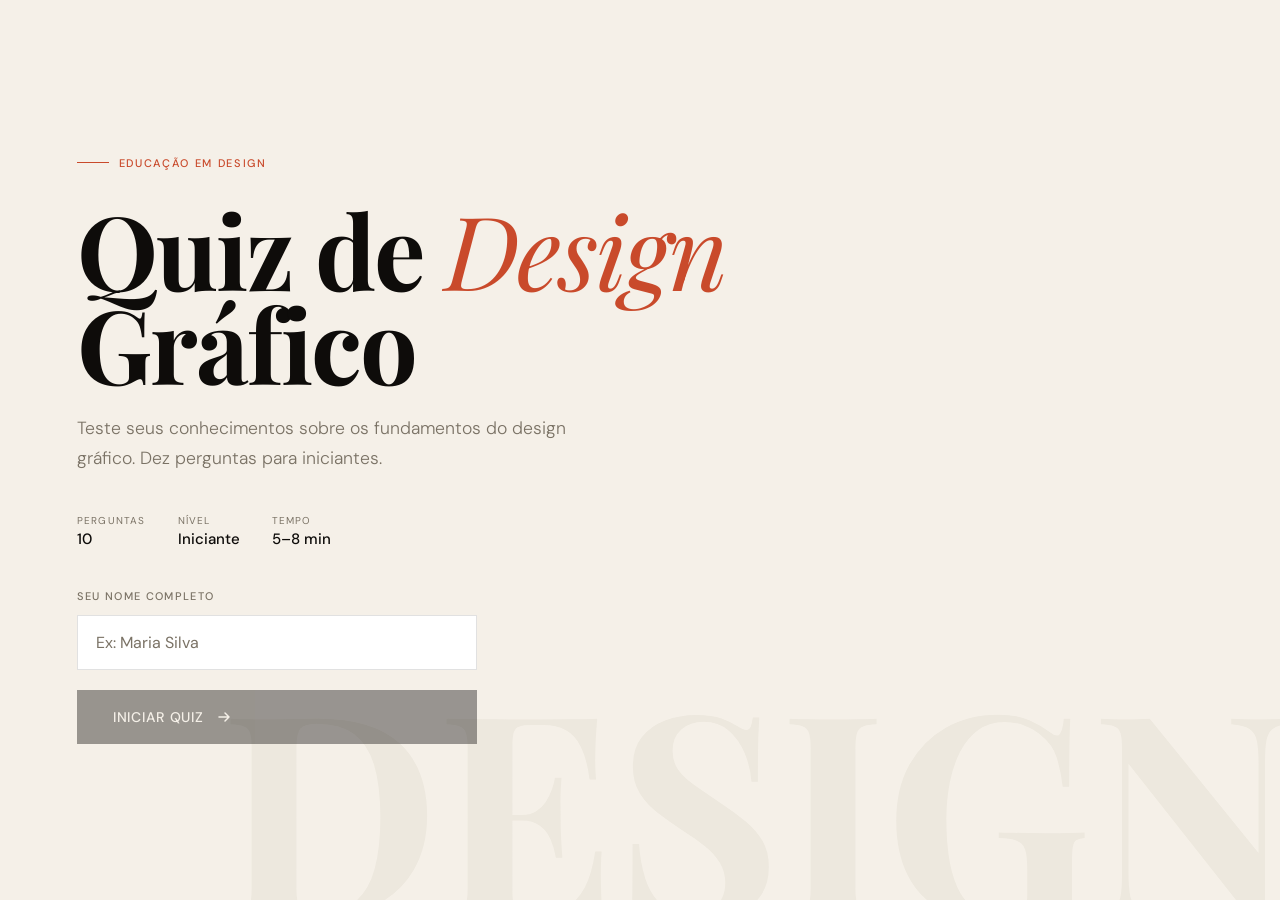
<file: quiz.html>
<!DOCTYPE html>
<html lang="pt-BR">
<head>
<meta charset="UTF-8">
<meta name="viewport" content="width=device-width, initial-scale=1.0">
<title>Quiz de Design Gráfico</title>
<link rel="preconnect" href="https://fonts.googleapis.com">
<link rel="preconnect" href="https://fonts.gstatic.com" crossorigin>
<link href="https://fonts.googleapis.com/css2?family=Playfair+Display:ital,wght@0,700;1,400&family=DM+Sans:wght@300;400;500&display=swap" rel="stylesheet">
<style>
  *, *::before, *::after { box-sizing: border-box; margin: 0; padding: 0; }
  :root {
    --ink: #0e0c0a;
    --paper: #f5f0e8;
    --cream: #ede8de;
    --accent: #c94a2b;
    --gold: #b8941f;
    --correct: #2a6b41;
    --correct-bg: #e6f2eb;
    --wrong: #b03020;
    --wrong-bg: #faeae7;
    --muted: #7a7265;
    --border: rgba(14,12,10,0.12);
    --serif: 'Playfair Display', Georgia, serif;
    --sans: 'DM Sans', sans-serif;
  }
  html { scroll-behavior: smooth; }
  body { font-family: var(--sans); background: var(--paper); color: var(--ink); min-height: 100vh; overflow-x: hidden; }

  /* NOME */
  .name-screen {
    min-height: 100vh;
    display: flex;
    flex-direction: column;
    justify-content: center;
    padding: clamp(2rem,6vw,5rem);
    position: relative;
    overflow: hidden;
  }
  .name-screen::before {
    content: 'DESIGN';
    position: absolute; right: -0.05em; bottom: -0.15em;
    font-family: var(--serif); font-size: clamp(8rem,22vw,22rem);
    font-weight: 700; color: var(--cream); line-height: 1;
    pointer-events: none; user-select: none;
  }
  .eyebrow {
    display: inline-flex; align-items: center; gap: 10px;
    font-size: 11px; font-weight: 500; letter-spacing: .15em;
    text-transform: uppercase; color: var(--accent); margin-bottom: 2rem;
  }
  .eyebrow::before { content:''; display:block; width:32px; height:1px; background:var(--accent); }
  .name-screen h1 {
    font-family: var(--serif); font-size: clamp(3rem,8vw,7rem);
    font-weight: 700; line-height: .92; letter-spacing: -.02em;
    margin-bottom: 1.5rem; max-width: 12ch;
  }
  .name-screen h1 em { font-style: italic; font-weight: 400; color: var(--accent); }
  .name-desc { font-size: clamp(1rem,1.5vw,1.1rem); color: var(--muted); max-width: 42ch; font-weight: 300; margin-bottom: 2.5rem; line-height: 1.7; }
  .name-form { display: flex; flex-direction: column; gap: 12px; max-width: 400px; position: relative; z-index: 1; }
  .name-label { font-size: 11px; letter-spacing: .12em; text-transform: uppercase; color: var(--muted); font-weight: 500; }
  .name-input {
    padding: 16px 18px; border: 1px solid var(--border);
    background: white; font-family: var(--sans); font-size: 16px;
    color: var(--ink); outline: none; transition: border-color .15s;
  }
  .name-input:focus { border-color: var(--ink); }
  .name-input::placeholder { color: var(--muted); }
  .start-btn {
    display: inline-flex; align-items: center; gap: 12px;
    padding: 18px 36px; background: var(--ink); color: var(--paper);
    font-family: var(--sans); font-size: 14px; font-weight: 500;
    letter-spacing: .06em; text-transform: uppercase;
    border: none; cursor: pointer; transition: background .2s, transform .15s;
    margin-top: 8px;
  }
  .start-btn:hover { background: var(--accent); transform: translateY(-2px); }
  .start-btn:disabled { opacity: .4; cursor: default; transform: none; }
  .meta-row { display: flex; gap: 2rem; flex-wrap: wrap; margin-bottom: 2.5rem; }
  .meta-item { display: flex; flex-direction: column; gap: 2px; }
  .meta-label { font-size: 10px; letter-spacing: .12em; text-transform: uppercase; color: var(--muted); }
  .meta-value { font-size: 15px; font-weight: 500; }

  /* QUIZ */
  .quiz-wrap { max-width: 780px; margin: 0 auto; padding: clamp(2rem,5vw,5rem) clamp(1.5rem,4vw,3rem); display: none; }
  .progress-sticky {
    position: sticky; top: 0; z-index: 10;
    background: var(--paper); padding: 1.25rem 0;
    border-bottom: 1px solid var(--border); margin-bottom: 3rem;
  }
  .prog-header { display: flex; justify-content: space-between; align-items: baseline; margin-bottom: 10px; }
  .prog-label { font-size: 11px; letter-spacing: .12em; text-transform: uppercase; color: var(--muted); font-weight: 500; }
  .prog-frac { font-family: var(--serif); font-size: 18px; }
  .prog-bar { width: 100%; height: 2px; background: var(--cream); }
  .prog-fill { height: 2px; background: var(--accent); transition: width .5s cubic-bezier(.4,0,.2,1); }

  .q-block { animation: fadeUp .35s ease; }
  @keyframes fadeUp { from { opacity:0; transform:translateY(16px); } to { opacity:1; transform:translateY(0); } }
  .q-num { font-family: var(--serif); font-size: clamp(4rem,10vw,8rem); font-weight: 700; color: var(--cream); line-height: 1; margin-bottom: -1rem; user-select: none; }
  .q-text { font-family: var(--serif); font-size: clamp(1.3rem,2.8vw,1.9rem); font-weight: 700; line-height: 1.25; margin-bottom: 2rem; max-width: 30ch; }
  .options { display: flex; flex-direction: column; gap: 10px; margin-bottom: 2.5rem; }
  .opt-btn {
    display: grid; grid-template-columns: 44px 1fr;
    border: 1px solid var(--border); background: transparent;
    cursor: pointer; text-align: left; transition: all .15s; overflow: hidden;
  }
  .opt-btn:hover:not(:disabled) { border-color: var(--ink); background: var(--cream); }
  .opt-btn:disabled { cursor: default; }
  .opt-letter {
    display: flex; align-items: flex-start; justify-content: center;
    padding: 16px 0; font-family: var(--serif); font-size: 15px;
    font-weight: 700; color: var(--muted); border-right: 1px solid var(--border);
    min-height: 56px; transition: all .15s;
  }
  .opt-text { padding: 16px 20px; font-size: 15px; font-weight: 300; color: var(--ink); line-height: 1.5; }
  .opt-btn.correct { border-color: var(--correct); background: var(--correct-bg); }
  .opt-btn.correct .opt-letter { background: var(--correct); color: #fff; border-color: var(--correct); }
  .opt-btn.correct .opt-text { color: var(--correct); font-weight: 500; }
  .opt-btn.wrong { border-color: var(--wrong); background: var(--wrong-bg); }
  .opt-btn.wrong .opt-letter { background: var(--wrong); color: #fff; border-color: var(--wrong); }
  .opt-btn.wrong .opt-text { color: var(--wrong); font-weight: 500; }
  .opt-btn.dimmed { opacity: .35; }
  .feedback {
    border-left: 3px solid var(--correct); padding: 14px 18px;
    background: var(--correct-bg); font-size: 14px; color: var(--correct);
    line-height: 1.6; margin-bottom: 2rem; display: none;
  }
  .feedback.wrong-fb { border-color: var(--wrong); background: var(--wrong-bg); color: var(--wrong); }

  .nav-row { display: flex; justify-content: space-between; align-items: center; padding-top: 2rem; border-top: 1px solid var(--border); }
  .nav-btn {
    display: inline-flex; align-items: center; gap: 8px;
    padding: 12px 24px; background: transparent; border: 1px solid var(--border);
    font-family: var(--sans); font-size: 13px; font-weight: 500;
    letter-spacing: .06em; text-transform: uppercase; cursor: pointer;
    color: var(--ink); transition: all .15s;
  }
  .nav-btn:hover:not(:disabled) { background: var(--cream); border-color: var(--ink); }
  .nav-btn:disabled { opacity: .3; cursor: default; }
  .nav-btn.primary { background: var(--ink); color: var(--paper); border-color: var(--ink); }
  .nav-btn.primary:hover:not(:disabled) { background: var(--accent); border-color: var(--accent); }
  .dots { display: flex; gap: 6px; align-items: center; }
  .dot { width: 7px; height: 7px; border-radius: 50%; background: var(--cream); border: 1px solid var(--border); cursor: pointer; transition: all .15s; }
  .dot.answered { background: var(--ink); border-color: var(--ink); }
  .dot.active { transform: scale(1.4); }

  /* RESULTADO */
  .result-wrap { max-width: 780px; margin: 0 auto; padding: clamp(2rem,5vw,5rem) clamp(1.5rem,4vw,3rem); display: none; }
  .result-hero { border-bottom: 1px solid var(--border); padding-bottom: 3rem; margin-bottom: 3rem; }
  .result-eyebrow { font-size: 11px; letter-spacing: .15em; text-transform: uppercase; color: var(--accent); font-weight: 500; margin-bottom: 1.5rem; display: flex; align-items: center; gap: 10px; }
  .result-eyebrow::before { content:''; display:block; width:32px; height:1px; background:var(--accent); }
  .result-score { font-family: var(--serif); font-size: clamp(5rem,14vw,11rem); font-weight: 700; line-height: .9; letter-spacing: -.03em; margin-bottom: .75rem; }
  .result-score span { color: var(--accent); }
  .result-pct { font-size: 1.1rem; color: var(--muted); font-weight: 300; margin-bottom: 1rem; }
  .result-msg { font-family: var(--serif); font-size: clamp(1.1rem,2.2vw,1.4rem); font-style: italic; max-width: 40ch; line-height: 1.4; }
  .section-label { font-size: 11px; letter-spacing: .15em; text-transform: uppercase; color: var(--muted); margin-bottom: 1.25rem; font-weight: 500; }
  .answer-review { display: flex; flex-direction: column; gap: 16px; margin-bottom: 3rem; }
  .review-item { border: 1px solid var(--border); padding: 20px; }
  .review-item.hit { border-color: var(--correct); background: var(--correct-bg); }
  .review-item.miss { border-color: var(--wrong); background: var(--wrong-bg); }
  .review-header { display: flex; justify-content: space-between; align-items: flex-start; gap: 12px; margin-bottom: 10px; }
  .review-q { font-family: var(--serif); font-size: 15px; font-weight: 700; line-height: 1.3; flex: 1; }
  .review-badge { font-size: 11px; letter-spacing: .08em; text-transform: uppercase; padding: 4px 10px; font-weight: 500; white-space: nowrap; }
  .hit .review-badge { background: var(--correct); color: white; }
  .miss .review-badge { background: var(--wrong); color: white; }
  .review-answers { display: flex; flex-direction: column; gap: 4px; font-size: 13px; }
  .review-correct { color: var(--correct); font-weight: 500; }
  .review-wrong { color: var(--wrong); }
  .review-tip { font-size: 13px; margin-top: 10px; color: var(--muted); font-style: italic; line-height: 1.5; padding-top: 10px; border-top: 1px solid var(--border); }
  .restart-btn {
    display: inline-flex; align-items: center; gap: 10px;
    padding: 16px 32px; background: transparent; border: 1px solid var(--ink);
    font-family: var(--sans); font-size: 13px; font-weight: 500;
    letter-spacing: .08em; text-transform: uppercase; cursor: pointer;
    color: var(--ink); transition: all .2s; margin-top: 1rem;
  }
  .restart-btn:hover { background: var(--ink); color: var(--paper); }

  @media (max-width:600px) {
    .name-screen::before { font-size: 10rem; }
    .opt-btn { grid-template-columns: 38px 1fr; }
    .opt-text { padding: 14px 14px; font-size: 14px; }
    .nav-btn { padding: 10px 14px; font-size: 12px; }
    .dots { display: none; }
    .review-header { flex-direction: column; }
  }
</style>
</head>
<body>

<!-- TELA DE NOME -->
<section class="name-screen" id="name-screen">
  <div class="eyebrow">Educação em Design</div>
  <h1>Quiz de <em>Design</em> Gráfico</h1>
  <p class="name-desc">Teste seus conhecimentos sobre os fundamentos do design gráfico. Dez perguntas para iniciantes.</p>
  <div class="meta-row">
    <div class="meta-item"><span class="meta-label">Perguntas</span><span class="meta-value">10</span></div>
    <div class="meta-item"><span class="meta-label">Nível</span><span class="meta-value">Iniciante</span></div>
    <div class="meta-item"><span class="meta-label">Tempo</span><span class="meta-value">5–8 min</span></div>
  </div>
  <div class="name-form">
    <label class="name-label" for="student-name">Seu nome completo</label>
    <input class="name-input" type="text" id="student-name" placeholder="Ex: Maria Silva" autocomplete="name" oninput="checkName()">
    <button class="start-btn" id="start-btn" onclick="startQuiz()" disabled>
      Iniciar quiz
      <svg width="16" height="16" viewBox="0 0 16 16" fill="none"><path d="M3 8h10M9 4l4 4-4 4" stroke="currentColor" stroke-width="1.5" stroke-linecap="round" stroke-linejoin="round"/></svg>
    </button>
  </div>
</section>

<!-- QUIZ -->
<div class="quiz-wrap" id="quiz-wrap">
  <div class="progress-sticky">
    <div class="prog-header">
      <span class="prog-label">Progresso</span>
      <span class="prog-frac" id="prog-frac">1 / 10</span>
    </div>
    <div class="prog-bar"><div class="prog-fill" id="prog-fill" style="width:10%"></div></div>
  </div>
  <div id="q-container"></div>
  <div class="nav-row">
    <button class="nav-btn" id="btn-prev" onclick="navigate(-1)" disabled>
      <svg width="14" height="14" viewBox="0 0 16 16" fill="none"><path d="M13 8H3M7 12l-4-4 4-4" stroke="currentColor" stroke-width="1.5" stroke-linecap="round" stroke-linejoin="round"/></svg>
      Anterior
    </button>
    <div class="dots" id="dots"></div>
    <button class="nav-btn primary" id="btn-next" onclick="navigate(1)">
      Próxima
      <svg width="14" height="14" viewBox="0 0 16 16" fill="none"><path d="M3 8h10M9 4l4 4-4 4" stroke="currentColor" stroke-width="1.5" stroke-linecap="round" stroke-linejoin="round"/></svg>
    </button>
  </div>
</div>

<!-- RESULTADO PESSOAL -->
<div class="result-wrap" id="result-wrap">
  <div class="result-hero">
    <div class="result-eyebrow">Seu resultado</div>
    <div class="result-score" id="r-score">0<span>/10</span></div>
    <div class="result-pct" id="r-pct"></div>
    <div class="result-msg" id="r-msg"></div>
  </div>

  <div class="section-label" style="margin-bottom:1.5rem">Revisão das respostas</div>
  <div class="answer-review" id="answer-review"></div>

  <button class="restart-btn" onclick="restart()">
    <svg width="14" height="14" viewBox="0 0 16 16" fill="none"><path d="M2 8a6 6 0 1 0 1.5-3.9M2 4v4h4" stroke="currentColor" stroke-width="1.5" stroke-linecap="round" stroke-linejoin="round"/></svg>
    Tentar novamente
  </button>
</div>

<script>
const LETTERS = ['A','B','C','D'];
const STORAGE_KEY = 'quiz_design_results';

const Q = [
  { q:"O que é design gráfico?", opts:["A arte de programar sites e aplicativos","A prática de comunicar visualmente ideias usando imagens, cores e tipografia","O processo de fotografar produtos para publicidade","Uma técnica de impressão industrial em larga escala"], answer:1, tip:"Design gráfico é comunicação visual — unir elementos como imagens, cores e texto para transmitir uma mensagem de forma clara e eficaz." },
  { q:"Quais são as cores primárias no modelo de impressão (pigmento)?", opts:["Vermelho, verde e azul","Ciano, magenta e amarelo","Laranja, roxo e verde","Branco, preto e cinza"], answer:1, tip:"No modelo subtrativo (impressão), as cores primárias são ciano, magenta e amarelo — a base do sistema CMYK usado em impressoras." },
  { q:"O que é tipografia no design gráfico?", opts:["A técnica de criar fotografias artísticas","O estudo e uso de fontes e textos de forma visual e comunicativa","O processo de escolher paletas de cores para uma marca","A arte de desenhar ilustrações à mão livre"], answer:1, tip:"Tipografia é a seleção e o arranjo visual de fontes para tornar o texto legível, hierárquico e esteticamente agradável." },
  { q:"O que é 'espaço negativo' em composição visual?", opts:["Cores escuras usadas no fundo de uma peça gráfica","O espaço vazio ao redor e entre os elementos da composição","Um tipo de filtro fotográfico em preto e branco","A margem mínima exigida por gráficas para impressão"], answer:1, tip:"Espaço negativo é a área vazia ao redor dos elementos — essencial para respiração visual e equilíbrio na composição." },
  { q:"Qual formato de imagem suporta fundo transparente, ideal para logos?", opts:["JPG","BMP","PNG","TIFF"], answer:2, tip:"O PNG suporta transparência de fundo (canal alfa), sendo ideal para logos e ícones sobrepostos a diferentes fundos." },
  { q:"No Canva, o que é um 'template'?", opts:["Um banco de fontes gratuitas para download","Um modelo de design pré-criado que pode ser personalizado","Uma ferramenta para edição profissional de fotos","Um tipo de arquivo exportado em formato PDF"], answer:1, tip:"Templates são modelos prontos que servem como ponto de partida, facilitando a criação sem começar do zero." },
  { q:"Qual princípio diz que elementos relacionados devem ficar próximos?", opts:["Contraste","Repetição","Proximidade","Alinhamento"], answer:2, tip:"O princípio da proximidade afirma que elementos próximos são percebidos como relacionados, organizando visualmente as informações." },
  { q:"O que é identidade visual de uma marca?", opts:["O conjunto de elementos visuais (logo, cores, fontes) que identificam uma marca","O número de seguidores nas redes sociais de uma empresa","O catálogo completo de produtos vendidos por uma empresa","O histórico de campanhas publicitárias de uma marca"], answer:0, tip:"Identidade visual é o sistema gráfico que representa uma marca: logo, paleta de cores, tipografia e outros elementos visuais." },
  { q:"O que são cores análogas no círculo cromático?", opts:["Cores diretamente opostas no círculo cromático","Cores que ficam lado a lado no círculo cromático","As três cores primárias reunidas","Tons de cinza em diferentes intensidades"], answer:1, tip:"Cores análogas são vizinhas no círculo cromático (ex: azul, azul-verde e verde) e criam harmonia e coesão visual." },
  { q:"Qual é a função do 'alinhamento' como princípio de design?", opts:["Criar contraste entre elementos usando cores opostas","Repetir elementos visuais para criar ritmo na composição","Organizar elementos em relação a um eixo, criando ordem visual","Aumentar o tamanho dos elementos mais importantes"], answer:2, tip:"O alinhamento conecta os elementos a um eixo visual, criando ordem, limpeza e coesão — tornando o layout mais profissional." }
];

let studentName = '';
let current = 0;
let answers = new Array(10).fill(null);

function checkName() {
  const v = document.getElementById('student-name').value.trim();
  document.getElementById('start-btn').disabled = v.length < 2;
}

function startQuiz() {
  studentName = document.getElementById('student-name').value.trim();
  if (studentName.length < 2) return;
  document.getElementById('name-screen').style.display = 'none';
  document.getElementById('quiz-wrap').style.display = 'block';
  renderQ();
  window.scrollTo({ top: 0, behavior: 'smooth' });
}

function renderQ() {
  const q = Q[current];
  const ua = answers[current];
  const answered = ua !== null;

  document.getElementById('prog-frac').textContent = `${current + 1} / 10`;
  document.getElementById('prog-fill').style.width = `${((current + 1) / 10) * 100}%`;

  let html = `<div class="q-block">
    <div class="q-num">0${current + 1}</div>
    <div class="q-text">${q.q}</div>
    <div class="options">`;

  q.opts.forEach((opt, i) => {
    let cls = '';
    if (answered) {
      if (i === q.answer) cls = 'correct';
      else if (i === ua) cls = 'wrong';
      else cls = 'dimmed';
    }
    html += `<button class="opt-btn ${cls}" ${answered ? 'disabled' : ''} onclick="pick(${i})">
      <span class="opt-letter">${LETTERS[i]}</span>
      <span class="opt-text">${opt}</span>
    </button>`;
  });

  html += `</div>`;
  if (answered) {
    const ok = ua === q.answer;
    html += `<div class="feedback ${ok ? '' : 'wrong-fb'}" style="display:block">
      <strong>${ok ? '✓ Correto!' : '✗ Incorreto.'}</strong> ${q.tip}
    </div>`;
  }
  html += `</div>`;

  document.getElementById('q-container').innerHTML = html;
  document.getElementById('btn-prev').disabled = current === 0;

  const nextBtn = document.getElementById('btn-next');
  const allDone = answers.every(a => a !== null);
  if (current === 9) {
    if (allDone) {
      nextBtn.innerHTML = `Ver resultado <svg width="14" height="14" viewBox="0 0 16 16" fill="none"><path d="M3 8h10M9 4l4 4-4 4" stroke="currentColor" stroke-width="1.5" stroke-linecap="round" stroke-linejoin="round"/></svg>`;
      nextBtn.onclick = showResult;
      nextBtn.disabled = false;
    } else { nextBtn.disabled = true; }
  } else {
    nextBtn.innerHTML = `Próxima <svg width="14" height="14" viewBox="0 0 16 16" fill="none"><path d="M3 8h10M9 4l4 4-4 4" stroke="currentColor" stroke-width="1.5" stroke-linecap="round" stroke-linejoin="round"/></svg>`;
    nextBtn.onclick = () => navigate(1);
    nextBtn.disabled = false;
  }

  let dotsHtml = '';
  Q.forEach((_, i) => {
    const cls = (answers[i] !== null ? 'answered' : '') + (i === current ? ' active' : '');
    dotsHtml += `<div class="dot ${cls}" onclick="jumpTo(${i})"></div>`;
  });
  document.getElementById('dots').innerHTML = dotsHtml;
}

function jumpTo(i) { current = i; renderQ(); }
function navigate(d) {
  const n = current + d;
  if (n < 0 || n > 9) return;
  current = n; renderQ();
}

function pick(i) {
  if (answers[current] !== null) return;
  answers[current] = i;
  renderQ();
  if (current === 9 && answers.every(a => a !== null)) {
    const nb = document.getElementById('btn-next');
    nb.innerHTML = `Ver resultado <svg width="14" height="14" viewBox="0 0 16 16" fill="none"><path d="M3 8h10M9 4l4 4-4 4" stroke="currentColor" stroke-width="1.5" stroke-linecap="round" stroke-linejoin="round"/></svg>`;
    nb.onclick = showResult; nb.disabled = false;
  }
}

function showResult() {
  const correct = answers.filter((a, i) => a === Q[i].answer).length;
  const pct = Math.round((correct / 10) * 100);

  // Salvar no localStorage
  const stored = JSON.parse(localStorage.getItem(STORAGE_KEY) || '[]');
  const entry = {
    id: Date.now(),
    name: studentName,
    score: correct,
    pct,
    answers: [...answers],
    date: new Date().toISOString()
  };
  stored.push(entry);
  localStorage.setItem(STORAGE_KEY, JSON.stringify(stored));

  document.getElementById('quiz-wrap').style.display = 'none';
  document.getElementById('result-wrap').style.display = 'block';

  document.getElementById('r-score').innerHTML = `${correct}<span>/10</span>`;
  document.getElementById('r-pct').textContent = `${pct}% de acertos`;

  let msg = '';
  if (pct >= 90) msg = '"Excelente! Você domina os fundamentos do design gráfico."';
  else if (pct >= 70) msg = '"Muito bom! Você tem uma base sólida para evoluir."';
  else if (pct >= 50) msg = '"Bom começo! Continue estudando os conceitos essenciais."';
  else msg = '"Não desanime! Revise os conteúdos e tente novamente."';
  document.getElementById('r-msg').textContent = msg;

  let reviewHtml = '';
  Q.forEach((q, i) => {
    const ok = answers[i] === q.answer;
    reviewHtml += `<div class="review-item ${ok ? 'hit' : 'miss'}">
      <div class="review-header">
        <div class="review-q">${i + 1}. ${q.q}</div>
        <span class="review-badge">${ok ? '✓ Acerto' : '✗ Erro'}</span>
      </div>
      <div class="review-answers">
        ${!ok ? `<div class="review-wrong">Sua resposta: ${LETTERS[answers[i]]} — ${q.opts[answers[i]]}</div>` : ''}
        <div class="review-correct">Resposta correta: ${LETTERS[q.answer]} — ${q.opts[q.answer]}</div>
      </div>
      <div class="review-tip">${q.tip}</div>
    </div>`;
  });
  document.getElementById('answer-review').innerHTML = reviewHtml;
  window.scrollTo({ top: 0, behavior: 'smooth' });
}

function restart() {
  answers = new Array(10).fill(null);
  current = 0;
  studentName = '';
  document.getElementById('student-name').value = '';
  document.getElementById('start-btn').disabled = true;
  document.getElementById('result-wrap').style.display = 'none';
  document.getElementById('name-screen').style.display = 'flex';
  window.scrollTo({ top: 0, behavior: 'smooth' });
}
</script>
</body>
</html>
</file>
